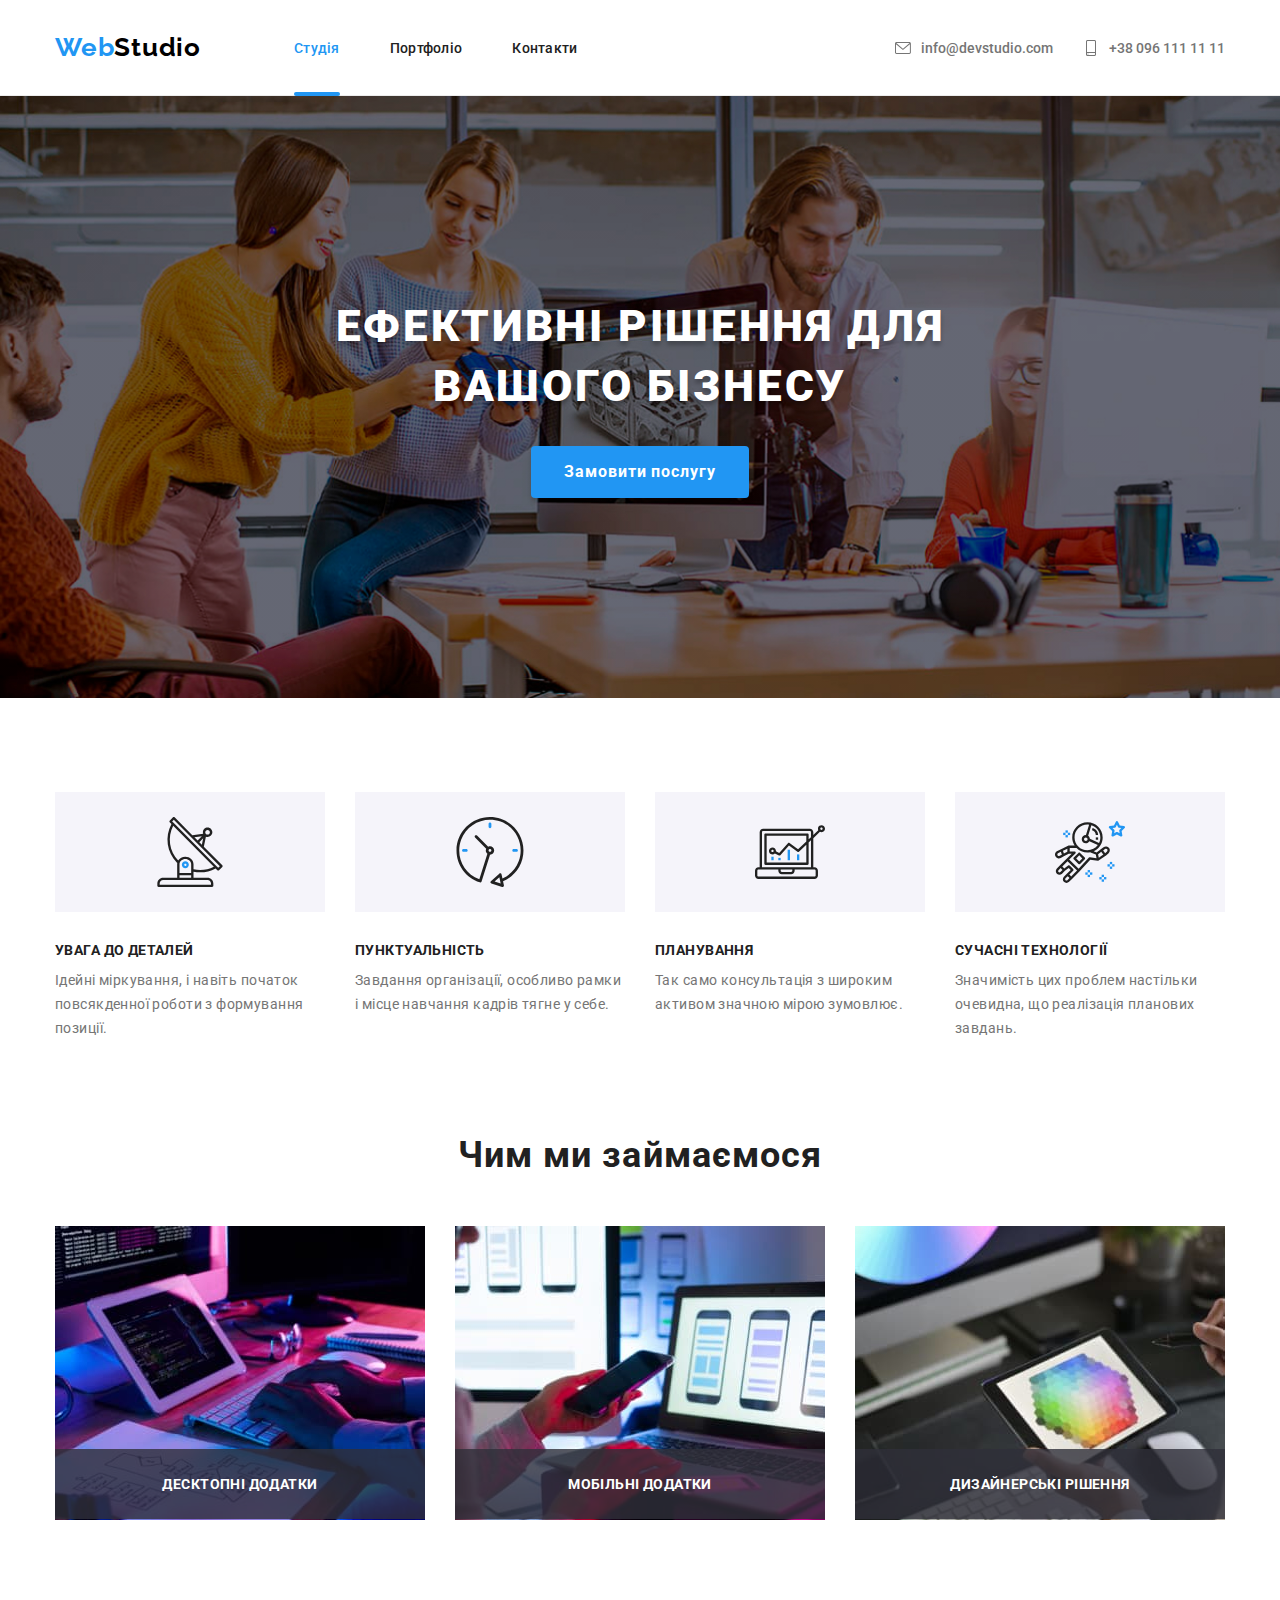
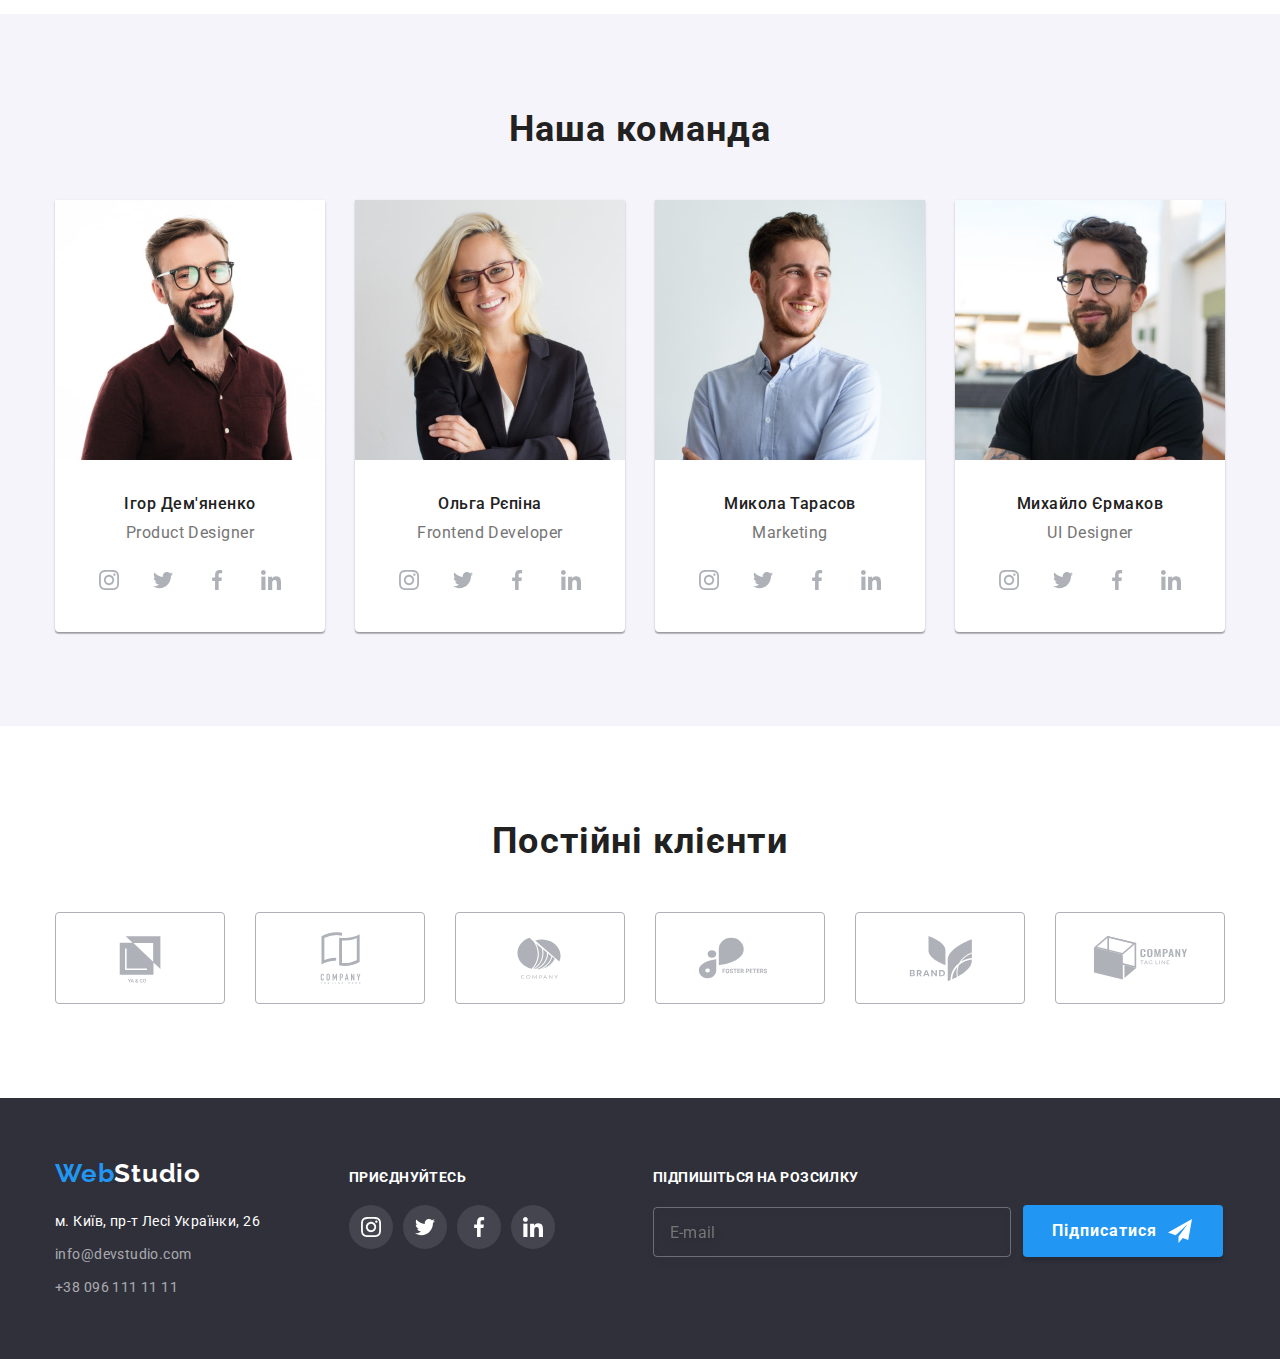
<file: index.html>
<!DOCTYPE html>
<html lang="uk">

<head>
    <meta charset="UTF-8">
    <meta http-equiv="X-UA-Compatible" content="IE=edge">
    <meta name="viewport" content="width=device-width, initial-scale=1.0">
    <title>index.html</title>
    <link rel="preconnect" href="https://fonts.googleapis.com">
    <link rel="preconnect" href="https://fonts.gstatic.com" crossorigin>
    <link
        href="https://fonts.googleapis.com/css2?family=Raleway:wght@700&family=Roboto:wght@400;500;700;900&display=swap"
        rel="stylesheet">
    <link rel="stylesheet"
        href="https://cdnjs.cloudflare.com/ajax/libs/modern-normalize/1.1.0/modern-normalize.min.css">
    <link rel="stylesheet" href="./css/main.min.css">
</head>

<body>
    <header class="page-header">
        <div class="container page-header__container">
            <nav class="page-header__nav">
                <a href="/" class="logo page-header__logo link"><span class="logo__logo-web">Web</span><span class="logo__logo-studio">Studio</span>
                </a>

                <ul class="site-nav">
                    <li class="site-nav__item"><a href="./index.html" class="site-nav__link link site-nav__link--current">Студія</a>
                    </li>
                    <li class="site-nav__item"><a href="./portfolio.html" class="site-nav__link link">Портфоліо</a></li>
                    <li class="site-nav__item"><a href="/" class="site-nav__link link">Контакти</a></li>
                </ul>
            </nav>

            <ul class="contacts-nav">
                <li class="contacts-nav__item">
                    <a href="mailto:info@devstudio.com" class="contacts-nav__link link">
                        <svg class="contacts-nav__icon">
                            <use href="./css/images/icons.svg#icon-envelope"></use>
                        </svg>
                        info@devstudio.com</a>
                </li>
                <li class="contacts-nav__item">
                    <a href="tel:+380961111111" class="contacts-nav__link link">
                        <svg class="contacts-nav__icon">
                            <use href="./css/images/icons.svg#icon-smartphone"></use>
                        </svg>
                        +38 096 111 11 11</a>
                </li>
            </ul>
        </div>

    </header>

    <main>

        <section class="main-section">
            <div class="container main-section__container">
                <h1 class="main-section__title">Ефективні рішення для <br /> вашого бізнесу</h1>
                <button type="button" class="button main-section__button" data-modal-open>Замовити послугу</button>
            </div>
        </section>


        <div class="section">
            <section class="benefits-section">
                <div class="container">
                    <!--<h2>Наші якості</h2>-->
                    <ul class="benefits-section__list">
                        <li class="benefits-section__description icon-antenna">
                            <h3 class="benefits-section__title">УВАГА ДО ДЕТАЛЕЙ</h3>
                            <p class="benefits-section__text">Ідейні міркування, і навіть початок повсякденної роботи з
                                формування
                                позиції.</p>
                        </li>
                        <li class="benefits-section__description icon-clock">
                            <h3 class="benefits-section__title">ПУНКТУАЛЬНІСТЬ</h3>
                            <p class="benefits-section__text">Завдання організації, особливо рамки і місце навчання кадрів
                                тягне у себе.</p>
                        </li>
                        <li class="benefits-section__description icon-diagram">
                            <h3 class="benefits-section__title">ПЛАНУВАННЯ</h3>
                            <p class="benefits-section__text">Так само консультація з широким активом значною мірою
                                зумовлює.</p>
                        </li>
                        <li class="benefits-section__description icon-astronaut">
                            <h3 class="benefits-section__title">СУЧАСНІ ТЕХНОЛОГІЇ</h3>
                            <p class="benefits-section__text">Значимість цих проблем настільки очевидна, що реалізація
                                планових завдань.</p>
                        </li> 

                    </ul>
                </div>
            </section>
        </div>

        <div class="section activity-section">
            <section>
                <div class="container">
                    <h2 class="activity-section__title">Чим ми займаємося</h2>
                    <ul class="activity-section__list activity-list">
                        <li class="activity-list__item">
                            <img class="activity-list__img" src="./images/code-development.jpg" alt="Розробка коду"
                                width="370" height="294">
                            <div class="activity-list__text">
                                Десктопні додатки
                            </div>
                        </li>
                        <li class="activity-list__item">
                            <img class="activity-list__img" src="./images/structuring.jpg" alt="Структуризація"
                                width="370" height="294">
                            <div class="activity-list__text">
                                Мобільні додатки
                            </div>
                        </li>
                        <li class="activity-list__item">
                            <img class="activity-list__img" src="./images/detailing.jpg" alt="Деталізація" width="370"
                                height="294">
                            <div class="activity-list__text">
                                Дизайнерські рішення
                            </div>
                        </li>
                    </ul>
                </div>
            </section>
        </div>


        <section class="team-section">
            <div class="section">
                <div class="container">
                    <h2 class="team-section__title">Наша команда</h2>

                    <ul class="team-section__list team-list">
                        <li class="team-list__card">
                            <img src="./images/ihor.jpg" alt="Ігор Дем'яненко" width="270">
                            <h3 class="team-list__title">Ігор Дем'яненко</h3>
                            <p class="team-list__text">Product Designer</p>

                            <ul class="social-media">
                                <li class="social-media__item">
                                    <a href="" class="social-media__link">
                                        <svg class="social-media__icon" width="20" height="20">
                                            <use href="./css/images/icons.svg#icon-instagram"></use>
                                        </svg>
                                    </a>
                                </li>
                                <li class="social-media__item">
                                    <a href="" class="social-media__link">
                                        <svg class="social-media__icon" width="20" height="20">
                                            <use href="./css/images/icons.svg#icon-twitter"></use>
                                        </svg>
                                    </a>
                                </li>
                                <li class="social-media__item">
                                    <a href="" class="social-media__link">
                                        <svg class="social-media__icon" width="20" height="20">
                                            <use href="./css/images/icons.svg#icon-facebook"></use>
                                        </svg>
                                    </a>
                                </li>
                                <li class="social-media__item">
                                    <a href="" class="social-media__link">
                                        <svg class="social-media__icon" width="20" height="20">
                                            <use href="./css/images/icons.svg#icon-linkedin"></use>
                                        </svg>
                                    </a>
                                </li>
                            </ul>
                        </li>

                        <li class="team-list__card">
                            <img src="./images/olha.jpg" alt="Ольга Рєпіна" width="270">
                            <h3 class="team-list__title">Ольга Рєпіна</h3>
                            <p class="team-list__text">Frontend Developer</p>
                            <ul class="social-media">
                                <li class="social-media__item">
                                    <a href="" class="social-media__link">
                                        <svg class="social-media__icon" width="20" height="20">
                                            <use href="./css/images/icons.svg#icon-instagram"></use>
                                        </svg>
                                    </a>
                                </li>
                                <li class="social-media__item">
                                    <a href="" class="social-media__link">
                                        <svg class="social-media__icon" width="20" height="20">
                                            <use href="./css/images/icons.svg#icon-twitter"></use>
                                        </svg>
                                    </a>
                                </li>
                                <li class="social-media__item">
                                    <a href="" class="social-media__link">
                                        <svg class="social-media__icon" width="20" height="20">
                                            <use href="./css/images/icons.svg#icon-facebook"></use>
                                        </svg>
                                    </a>
                                </li>
                                <li class="social-media__item">
                                    <a href="" class="social-media__link">
                                        <svg class="social-media__icon" width="20" height="20">
                                            <use href="./css/images/icons.svg#icon-linkedin"></use>
                                        </svg>
                                    </a>
                                </li>
                            </ul>
                        </li>

                        <li class="team-list__card">
                            <img src="./images/mikola.jpg" alt="Микола Тарасов" width="270">
                            <h3 class="team-list__title">Микола Тарасов</h3>
                            <p class="team-list__text">Marketing</p>
                            <ul class="social-media">
                            <li class="social-media__item">
                                <a href="" class="social-media__link">
                                    <svg class="social-media__icon" width="20" height="20">
                                            <use href="./css/images/icons.svg#icon-instagram"></use>
                                        </svg>
                                    </a>
                                </li>
                                <li class="social-media__item">
                                    <a href="" class="social-media__link">
                                        <svg class="social-media__icon" width="20" height="20">
                                            <use href="./css/images/icons.svg#icon-twitter"></use>
                                        </svg>
                                    </a>
                                </li>
                            <li class="social-media__item">
                                <a href="" class="social-media__link">
                                    <svg class="social-media__icon" width="20" height="20">
                                            <use href="./css/images/icons.svg#icon-facebook"></use>
                                        </svg>
                                    </a>
                                </li>
                                <li class="social-media__item">
                                    <a href="" class="social-media__link">
                                        <svg class="social-media__icon" width="20" height="20">
                                            <use href="./css/images/icons.svg#icon-linkedin"></use>
                                        </svg>
                                    </a>
                                </li>
                            </ul>
                        </li>

                        <li class="team-list__card">
                            <img src="./images/mihailo.jpg" alt="Михайло Єрмаков" width="270">
                            <h3 class="team-list__title">Михайло Єрмаков</h3>
                            <p class="team-list__text">UI Designer</p>
                            <ul class="social-media">
                                <li class="social-media__item">
                                    <a href="" class="social-media__link">
                                        <svg class="social-media__icon" width="20" height="20">
                                            <use href="./css/images/icons.svg#icon-instagram"></use>
                                        </svg>
                                    </a>
                                </li>
                                <li class="social-media__item">
                                    <a href="" class="social-media__link">
                                        <svg class="social-media__icon" width="20" height="20">
                                            <use href="./css/images/icons.svg#icon-twitter"></use>
                                        </svg>
                                    </a>
                                </li>
                                <li class="social-media__item">
                                    <a href="" class="social-media__link">
                                        <svg class="social-media__icon" width="20" height="20">
                                            <use href="./css/images/icons.svg#icon-facebook"></use>
                                        </svg>
                                    </a>
                                </li>
                                <li class="social-media__item">
                                    <a href="" class="social-media__link">
                                        <svg class="social-media__icon" width="20" height="20">
                                            <use href="./css/images/icons.svg#icon-linkedin"></use>
                                        </svg>
                                    </a>
                                </li>
                            </ul>
                        </li>
                    </ul>
                </div>
            </div>
        </section>

        <section class="customers-section">
            <div class="section">
                <div class="container">
                    <h2 class="customers-section__title">Постійні клієнти</h2>
                    <ul class="customers-section__list company-list">
                        <li class="company-list__item">
                            <a href="" class="company-list__link">
                                <svg class="company-list__icon" width="106" height="60">
                                    <use href="./css/images/icons.svg#icon-logo1"></use>
                                </svg>
                            </a>
                        </li>
                        <li class="company-list__item">
                            <a href="" class="company-list__link">
                                <svg class="company-list__icon" width="106" height="60">
                                    <use href="./css/images/icons.svg#icon-logo2"></use>
                                </svg>
                            </a>
                        </li>
                        <li class="company-list__item">
                            <a href="" class="company-list__link">
                                <svg class="company-list__icon" width="106" height="60">
                                    <use href="./css/images/icons.svg#icon-logo3"></use>
                                </svg>
                            </a>
                        </li>
                        <li class="company-list__item">
                            <a href="" class="company-list__link">
                                <svg class="company-list__icon" width="106" height="60">
                                    <use href="./css/images/icons.svg#icon-logo4"></use>
                                </svg>
                            </a>
                        </li>
                        <li class="company-list__item">
                            <a href="" class="company-list__link">
                                <svg class="company-list__icon" width="106" height="60">
                                    <use href="./css/images/icons.svg#icon-logo5"></use>
                                </svg>
                            </a>
                        </li>
                        <li class="company-list__item">
                            <a href="" class="company-list__link">
                                <svg class="company-list__icon" width="106" height="60">
                                    <use href="./css/images/icons.svg#icon-logo6"></use>
                                </svg>
                            </a>
                        </li>
                    </ul>
                </div>
            </div>
        </section>

    </main>


    <footer class="page-footer">
        <div class="container page-footer__container">

            <div class="page-footer__wrapper">
                <a href="/" class="logo link"><span class="logo__logo-web">Web</span><span
                        class="logo page-footer__logo-studio">Studio</span></a>

                <address>
                    <ul class="page-footer__nav footer-contacts">
                        <li class="footer-contacts__item">
                            <a href="https://goo.gl/maps/Ro1qzMZneMqqPXUc6" 
                            class="footer-contacts__link footer-contacts__link--adress link" target="_blank"
                            rel="noreferrer noopener">
                            м. Київ, пр-т Лесі Українки, 26
                            </a>
                        </li>
                        <li class="footer-contacts__item">
                            <a href="mailto:info@devstudio.com" class="footer-contacts__link link">info@devstudio.com</a>
                        </li>
                        <li class="footer-contacts__item">
                            <a href="tel:+380961111111" class="footer-contacts__link link">+38 096 111 11 11</a>
                        </li>
                    </ul>
                </address>
            </div>
            <div class="page-footer__follow">

                <p class="page-footer__title">Приєднуйтесь</p>
                <ul class="page-footer__social-list social-list">
                    <li class="social-list__item">
                        <a href="" class="social-list__link">
                            <svg class="social-link__icon" width="20" height="20">
                                <use href="./css/images/icons.svg#icon-instagram"></use>
                            </svg>
                        </a>
                    </li>
                    <li class="social-list__item">
                        <a href="" class="social-list__link">
                            <svg class="social-link__icon" width="20" height="20">
                                <use href="./css/images/icons.svg#icon-twitter"></use>
                            </svg>
                        </a>
                    </li>
                    <li class="social-list__item">
                        <a href="" class="social-list__link">
                            <svg class="social-link__icon" width="20" height="20">
                                <use href="./css/images/icons.svg#icon-facebook"></use>
                            </svg>
                        </a>
                    </li>
                    <li class="social-list__item">
                        <a href="" class="social-list__link">
                            <svg class="social-link__icon" width="20" height="20">
                                <use href="./css/images/icons.svg#icon-linkedin"></use>
                            </svg>
                        </a>
                    </li>

                </ul>
            </div>
            <div class="page-footer__sign-up">
                <p class="page-footer__title">Підпишіться на розсилку</p>
                <form name="sign-up-form" class="sign-up-form">
                    <label for="mail" id="email" class="sign-up-form__label"></label>
                    <input type="email" name="email" placeholder="E-mail" id="email-input" class="sign-up-form__input" />

                <button type="submit" class="button sign-up-form__button">Підписатися
                    <span>
                        <svg class="sign-up-form__icon" width="24" height="24">
                            <use href="./css/images/icons.svg#icon-send"></use>
                        </svg>
                    </span>
                
                </button>
                </form>

            </div>
        </div>


    </footer>

    <div class="backdrop is-hidden" data-modal>
        <div class="backdrop__modal">
            <button class="backdrop__action" data-modal-close>
                <svg class="backdrop__icon-close" width="18" height="18">
                    <use href="./css/images/icons.svg#icon-close"></use>
                </svg>

            </button>
            <form name="form-details" class="modal__form">
                <p class="modal__title">Залиште свої дані, ми вам передзвонимо</p>

                <div class="modal__input-line">
                    <label for="name" class="modal__lable">Ім'я</label>
                    <div class="modal__wrapper">
                        <input type="text" name="name" id="name" class="modal__input" />
                        <svg class="modal__icon" width="18" height="18">
                            <use href="./css/images/icons.svg#icon-person"></use>
                        </svg>
                    </div>

                </div>

                <div class="modal__input-line">
                    <label for="tel" class="modal__lable">Телефон</label>
                    <div class="modal__wrapper">
                        <input type="tel" name="tel" id="tel" class="modal__input" />
                        <svg class="modal__icon" width="18" height="18">
                            <use href="./css/images/icons.svg#icon-phone"></use>
                        </svg>
                    </div>


                </div>

                <div class="modal__input-line">
                    <label for="mail" class="modal__lable">Пошта</label>
                    <div class="modal__wrapper">
                        <input type="email" name="mail" id="mail" class="modal__input" />
                        <svg class="modal__icon" width="18" height="18">
                            <use href="./css/images/icons.svg#icon-email"></use>
                        </svg>
                    </div>

                </div>

                <div class="modal__input-line">
                    <label for="comment" class="modal__lable">Коментар</label>
                     
                    <textarea name="comment" id="comment" placeholder="Введіть текст" class="modal__textarea"></textarea>
                </div>

                <div class="modal__input-line check-line">
                    <input type="checkbox" name="checkbox-agree" id="checkbox-agree" value="agree"
                        class="visually-hidden " />
                    <label for="checkbox-agree" class="modal__checkbox-agree">

                        <span class="modal__mark">
                            <svg class="modal__check-mark" width="13" height="9">
                                <use href="./css/images/icons.svg#icon-check-mark"></use>
                            </svg>
                        </span>
                        <span>
                            Погоджуюся з розсилкою та приймаю
                            <a href="/" class="modal__link"><span>Умови договору</span></a>
                        </span>

                    </label>
                </div>




                <button type="submit" class="button modal__button">Відправити</button>
            </form>
        </div>
    </div>





    <script src="./css/js/modal.js"></script>
</body>

</html>
</file>
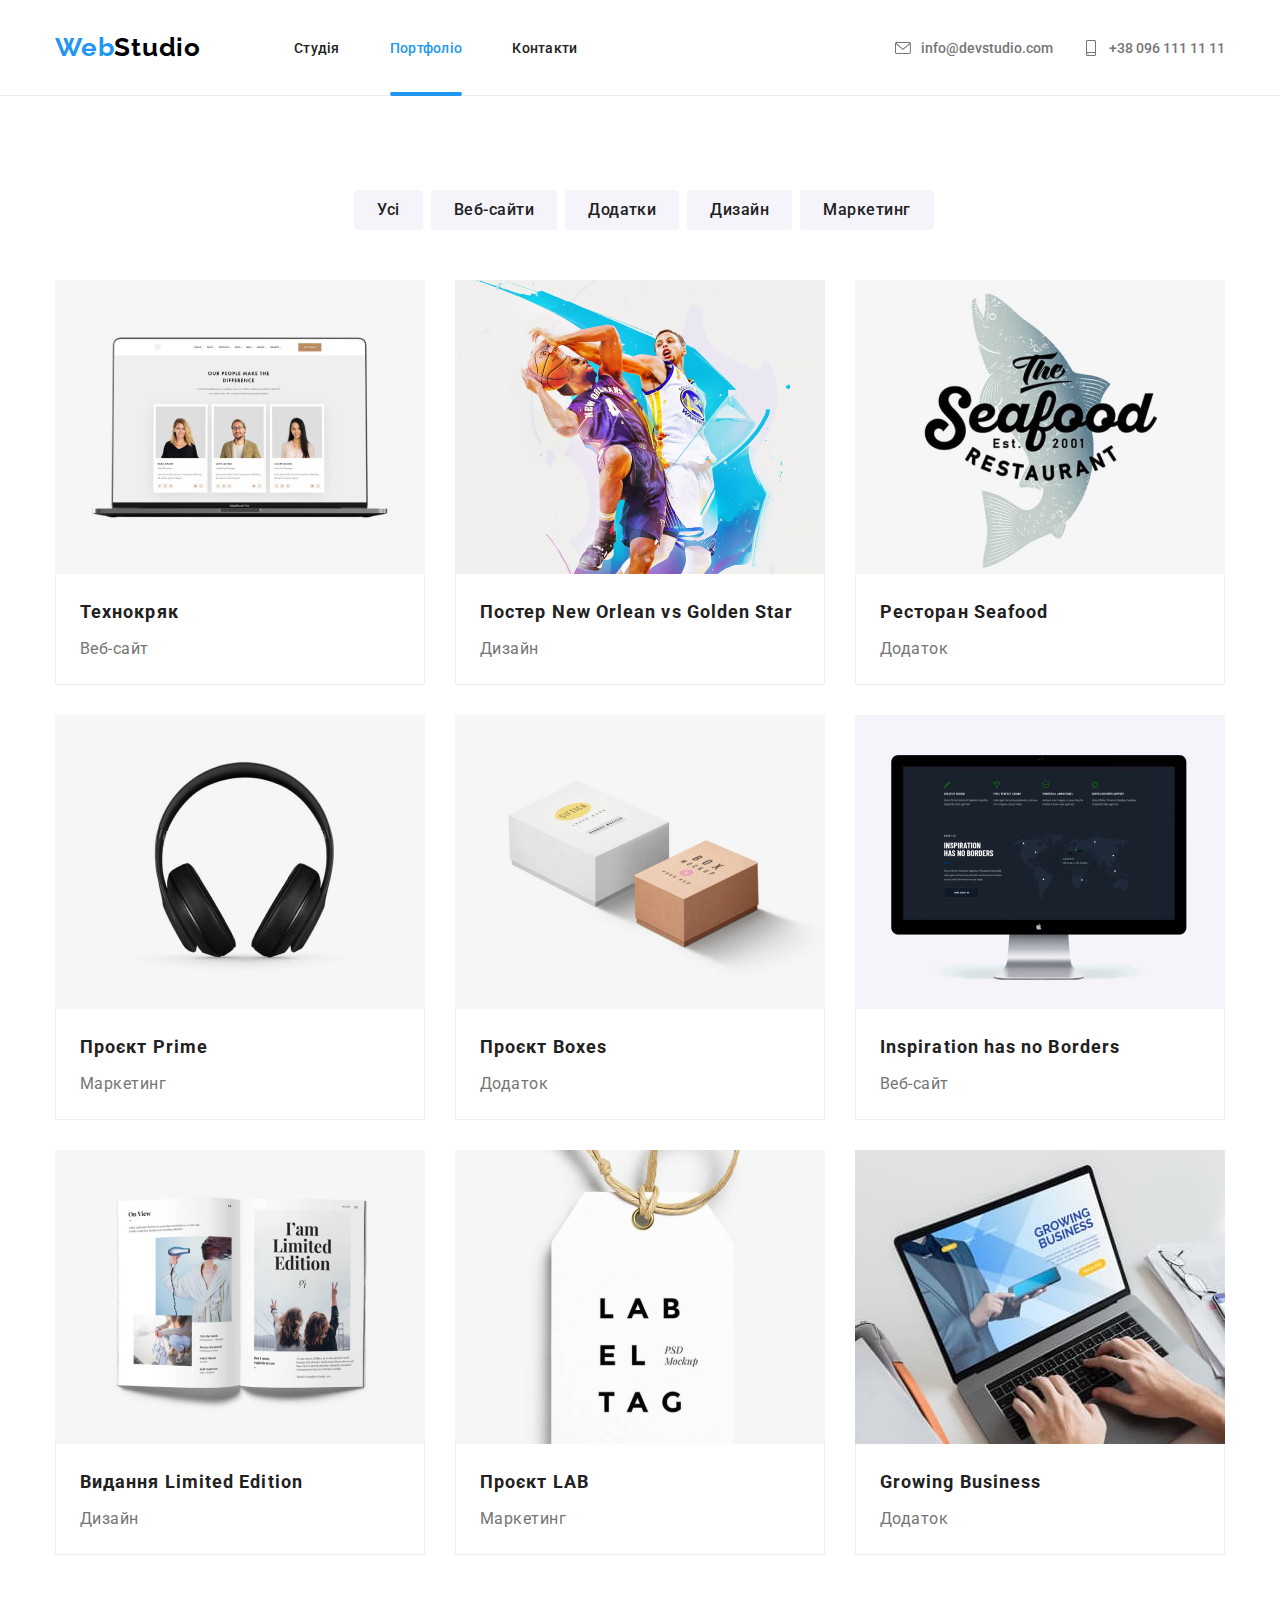
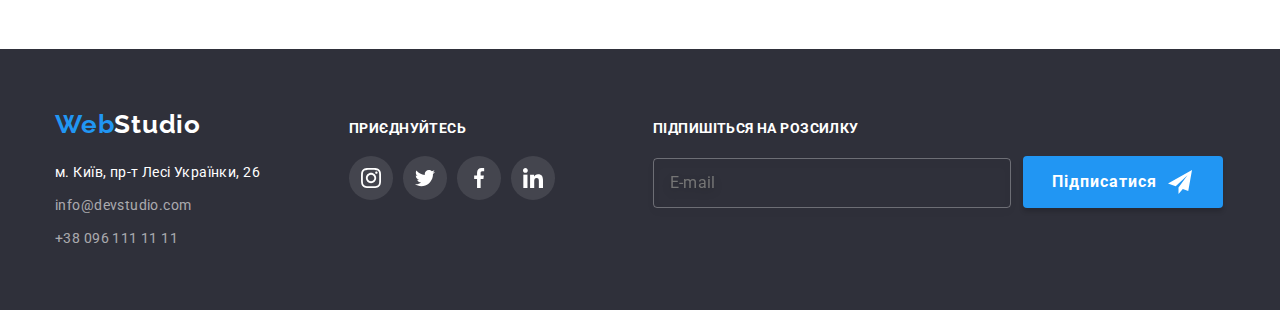
<file: portfolio.html>
<!DOCTYPE html>
<html lang="uk">

<head>
    <meta charset="UTF-8">
    <meta http-equiv="X-UA-Compatible" content="IE=edge">
    <meta name="viewport" content="width=device-width, initial-scale=1.0">
    <title>Portfolio</title>
    <link rel="preconnect" href="https://fonts.googleapis.com">
    <link rel="preconnect" href="https://fonts.gstatic.com" crossorigin>
    <link
        href="https://fonts.googleapis.com/css2?family=Raleway:wght@700&family=Roboto:wght@400;500;700;900&display=swap"
        rel="stylesheet">
    <link rel="stylesheet"
        href="https://cdnjs.cloudflare.com/ajax/libs/modern-normalize/1.1.0/modern-normalize.min.css">
    <link rel="stylesheet" href="./css/portfolio.min.css">

</head>

<body>
    <header class="page-header">
        <div class="container page-header__container">
            <nav class="page-header__nav">
                <a href="/" class="logo page-header__logo link"><span class="logo__logo-web">Web</span><span
                        class="logo__logo-studio">Studio</span>
                </a>
    
                <ul class="site-nav">
                    <li class="site-nav__item"><a href="./index.html"
                            class="site-nav__link link">Студія</a>
                    </li>
                    <li class="site-nav__item"><a href="./portfolio.html" class="site-nav__link link site-nav__link--current">Портфоліо</a></li>
                    <li class="site-nav__item"><a href="/" class="site-nav__link link">Контакти</a></li>
                </ul>
            </nav>
    
            <ul class="contacts-nav">
                <li class="contacts-nav__item">
                    <a href="mailto:info@devstudio.com" class="contacts-nav__link link">
                        <svg class="contacts-nav__icon">
                            <use href="./css/images/icons.svg#icon-envelope"></use>
                        </svg>
                        info@devstudio.com</a>
                </li>
                <li class="contacts-nav__item">
                    <a href="tel:+380961111111" class="contacts-nav__link link">
                        <svg class="contacts-nav__icon">
                            <use href="./css/images/icons.svg#icon-smartphone"></use>
                        </svg>
                        +38 096 111 11 11</a>
                </li>
            </ul>
        </div>
    
    </header>
    <main>
        <div class="section">
            <section>
                <div class="container">
                    <ul class="filter-button">
                        <li class="filter-button__item"><button type="button" class="filter-button__button">Усі</button></li>
                        <li class="filter-button__item"><button type="button" class="filter-button__button">Веб-сайти</button></li>
                        <li class="filter-button__item"><button type="button" class="filter-button__button">Додатки</button></li>
                        <li class="filter-butto__item"><button type="button" class="filter-button__button">Дизайн</button></li>
                        <li class="filter-button__item"><button type="button" class="filter-button__button">Маркетинг</button></li>
                    </ul>
                    <!--<h1>Список наших робіт</h1>-->
                    <ul class="work-list">
                        <li class="work-list__item">
                            <a href="" class="work-list__link link">
                                <div class="work-list__thumb">
                                    <img class="work-list__img" src="./css/images/laptop.jpg" alt="Технокряк" width="370"
                                        height="294">
                                    <p class="work-list__description"> Ресурс пропонує комплексні пропозиції з різним рівнем
                                        функціоналу та сервісів. Все це дозволить відвідувачу отримати
                                        вичерпні відомості про компанію чи приватну особу.
                                    </p>
                                </div>

                                <div class="work-list__text-border">
                                    <h2 class="work-list__title">Технокряк</h2>
                                    <p class="work-list__text">Веб-сайт</p>
                                </div>
                            </a>
                        </li>
                        <li class="work-list__item">
                            <a href="" class="work-list__link link">
                                <div class="work-list__thumb">
                                    <img class="work-list__img" src="./css/images/poster.jpg" alt="Постер команди" width="370"
                                        height="294">
                                    <p class="work-list__description"> Ресурс пропонує комплексні пропозиції з різним рівнем
                                        функціоналу та сервісів. Все це дозволить відвідувачу отримати
                                        вичерпні відомості про компанію чи приватну особу.
                                    </p>
                                </div>
                                <div class="work-list__text-border">
                                    <h2 class="work-list__title">Постер New Orlean vs Golden Star</h2>
                                    <p class="work-list__text">Дизайн</p>
                                </div>
                            </a>
                        </li>
                        <li class="work-list__item">
                            <a href="" class="work-list__link link">
                                <div class="work-list__thumb">
                                    <img class="work-list__img" src="./css/images/restaurant-emblem.jpg"
                                        alt="Емблема ресторану морепродуктів" width="370" height="294">
                                    <p class="work-list__description"> Ресурс пропонує комплексні пропозиції з різним рівнем
                                        функціоналу та сервісів. Все це
                                        дозволить відвідувачу отримати
                                        вичерпні відомості про компанію чи приватну особу.
                                    </p>
                                </div>


                                <div class="work-list__text-border">
                                    <h2 class="work-list__title">Ресторан Seafood</h2>
                                    <p class="work-list__text">Додаток</p>
                                </div>
                            </a>
                        </li>
                        <li class="work-list__item">
                            <a href="" class="work-list__link link">
                                <div class="work-list__thumb">
                                    <img class="work-list__img" src="./css/images/headphone.jpg" alt="Зображення навушників"
                                        width="370" height="294">
                                    <p class="work-list__description"> Ресурс пропонує комплексні пропозиції з різним рівнем
                                        функціоналу та сервісів. Все це
                                        дозволить відвідувачу отримати
                                        вичерпні відомості про компанію чи приватну особу.
                                    </p>
                                </div>


                                <div class="work-list__text-border">
                                   <h2 class="work-list__title">Проєкт Prime</h2>
                                    <p class="work-list__text">Маркетинг</p>
                                </div>
                            </a>
                        </li>
                    <li class="work-list__item">
                        <a href="" class="work-list__link link">
                            <div class="work-list__thumb">
                                <img class="work-list__img" src="./css/images/boxes.jpg" alt="Коробки" width="370"
                                        height="294">
                                    <p class="work-list__description"> Ресурс пропонує комплексні пропозиції з різним рівнем
                                        функціоналу та сервісів. Все це
                                        дозволить відвідувачу отримати
                                        вичерпні відомості про компанію чи приватну особу.
                                    </p>
                                </div>


                                <div class="work-list__text-border">
                                   <h2 class="work-list__title">Проєкт Boxes</h2>
                                    <p class="work-list__text">Додаток</p>
                                </div>
                            </a>
                        </li>
                        <li class="work-list__item">
                            <a href="" class="work-list__link link">
                                <div class="work-list__thumb">
                                    <img class="work-list__img" src="./css/images/computer.jpg" alt="Зображення комп'ютера"
                                        width="370" height="294">
                                    <p class="work-list__description"> Ресурс пропонує комплексні пропозиції з різним рівнем
                                        функціоналу та сервісів. Все це
                                        дозволить відвідувачу отримати
                                        вичерпні відомості про компанію чи приватну особу.
                                    </p>
                                </div>


                               <div class="work-list__text-border">
                                    <h2 class="work-list__title">Inspiration has no Borders</h2>
                                    <p class="work-list__text">Веб-сайт</p>
                                </div>
                            </a>
                        </li>
                        <li class="work-list__item">
                            <a href="" class="work-list__link link">
                                <div class="work-list__thumb">
                                    <img class="work-list__img" src="./css/images/magazine.jpg" alt="Журнал" width="370"
                                        height="294">
                                    <p class="work-list__description"> Ресурс пропонує комплексні пропозиції з різним рівнем
                                        функціоналу та сервісів. Все це
                                        дозволить відвідувачу отримати
                                        вичерпні відомості про компанію чи приватну особу.
                                    </p>
                                </div>


                                <div class="work-list__text-border">
                                    <h2 class="work-list__title">Видання Limited Edition</h2>
                                   <p class="work-list__text">Дизайн</p>
                                </div>
                            </a>
                        </li>
                        <li class="work-list__item">
                            <a href="" class="work-list__link link">
                                <div class="work-list__thumb">
                                    <img class="work-list__img" src="./css/images/label.jpg" alt="Лейбл" width="370"
                                        height="294">
                                    <p class="work-list__description"> Ресурс пропонує комплексні пропозиції з різним рівнем
                                        функціоналу та сервісів. Все це
                                        дозволить відвідувачу отримати
                                        вичерпні відомості про компанію чи приватну особу.
                                    </p>
                                </div>


                                <div class="work-list__text-border">
                                    <h2 class="work-list__title">Проєкт LAB</h2>
                                    <p class="work-list__text">Маркетинг</p>
                                </div>
                            </a>
                        </li>
                        <li class="work-list__item">
                            <a href="" class="work-list__link link">
                                <div class="work-list__thumb">
                                    <img class="work-list__img" src="./css/images/texting-computer.jpg"
                                        alt="Друкування на комп'ютері" width="370" height="294">
                                    <p class="work-list__description"> Ресурс пропонує комплексні пропозиції з різним рівнем
                                        функціоналу та сервісів. Все це
                                        дозволить відвідувачу отримати
                                        вичерпні відомості про компанію чи приватну особу.
                                    </p>
                                </div>


                                <div class="work-list__text-border">
                                   <h2 class="work-list__title">Growing Business</h2>
                                   <p class="work-list__text">Додаток</p>

                                </div>
                            </a>
                        </li>

                    </ul>
                </div>
            </section>
        </div>

    </main>

    <footer class="page-footer">
        <div class="container page-footer__container">
    
            <div class="page-footer__wrapper">
                <a href="/" class="logo link"><span class="logo__logo-web">Web</span><span
                        class="logo page-footer__logo-studio">Studio</span></a>
    
                <address>
                    <ul class="page-footer__nav footer-contacts">
                        <li class="footer-contacts__item">
                            <a href="https://goo.gl/maps/Ro1qzMZneMqqPXUc6"
                                class="footer-contacts__link footer-contacts__link--adress link" target="_blank"
                                rel="noreferrer noopener">
                                м. Київ, пр-т Лесі Українки, 26
                            </a>
                        </li>
                        <li class="footer-contacts__item">
                            <a href="mailto:info@devstudio.com" class="footer-contacts__link link">info@devstudio.com</a>
                        </li>
                        <li class="footer-contacts__item">
                            <a href="tel:+380961111111" class="footer-contacts__link link">+38 096 111 11 11</a>
                        </li>
                    </ul>
                </address>
            </div>
            <div class="page-footer__follow">
            
                <p class="page-footer__title">Приєднуйтесь</p>
                <ul class="page-footer__social-list social-list">
                    <li class="social-list__item">
                        <a href="" class="social-list__link">
                            <svg class="social-link__icon" width="20" height="20">
                                <use href="./css/images/icons.svg#icon-instagram"></use>
                            </svg>
                        </a>
                    </li>
                    <li class="social-list__item">
                        <a href="" class="social-list__link">
                            <svg class="social-link__icon" width="20" height="20">
                                <use href="./css/images/icons.svg#icon-twitter"></use>
                            </svg>
                        </a>
                    </li>
                    <li class="social-list__item">
                        <a href="" class="social-list__link">
                            <svg class="social-link__icon" width="20" height="20">
                                <use href="./css/images/icons.svg#icon-facebook"></use>
                            </svg>
                        </a>
                    </li>
                    <li class="social-list__item">
                        <a href="" class="social-list__link">
                            <svg class="social-link__icon" width="20" height="20">
                                <use href="./css/images/icons.svg#icon-linkedin"></use>
                            </svg>
                        </a>
                    </li>
            
                </ul>
            </div>
            <div class="page-footer__sign-up">
                <p class="page-footer__title">Підпишіться на розсилку</p>
                <form name="sign-up-form" class="sign-up-form">
                    <label for="mail" id="email" class="sign-up-form__label"></label>
                    <input type="email" name="email" placeholder="E-mail" id="email-input" class="sign-up-form__input" />
            
                    <button type="submit" class="button sign-up-form__button">Підписатися
                        <span>
                            <svg class="sign-up-form__icon" width="24" height="24">
                                <use href="./css/images/icons.svg#icon-send"></use>
                            </svg>
                        </span>
            
                    </button>
                </form>
            
            </div>
            </div>
            
            
            </footer>

</body>

</html>
</file>
<file: css/main.min.css>
html{-webkit-box-sizing:border-box;box-sizing:border-box}h1,h2,h3,h4,h5,h6,p,a{margin:0;padding:0}ul{list-style:none;padding:0;margin:0}*,*::before,*::after{-webkit-box-sizing:inherit;box-sizing:inherit}.link{text-decoration:none}body{margin:0;font-family:"Roboto",sans-serif;background-color:var(--bcg-primery-color);color:#212121}.container{margin-left:auto;margin-right:auto;width:1200px;padding-left:15px;padding-right:15px}.section{padding-bottom:94px;padding-top:94px}.visually-hidden{position:absolute;width:1px;height:1px;margin:-1px;border:0;padding:0;white-space:nowrap;-webkit-clip-path:inset(100%);clip-path:inset(100%);clip:rect(0 0 0 0);overflow:hidden}.logo{font-family:"Raleway";font-weight:700;font-size:26px;line-height:1.1923076923;letter-spacing:.03em;color:#000}.button{text-align:center;font-family:inherit;font-weight:700;font-size:16px;line-height:1.875;letter-spacing:.06em;color:#fff;background-color:#2196f3;-webkit-box-shadow:0px 4px 4px rgba(0,0,0,.15);box-shadow:0px 4px 4px rgba(0,0,0,.15);border-radius:4px;border:1px solid rgba(0,0,0,0);cursor:pointer;-webkit-transition-property:background-color;transition-property:background-color;-webkit-transition-duration:250ms;transition-duration:250ms;-webkit-transition-timing-function:cubic-bezier(0.4, 0, 0.2, 1);transition-timing-function:cubic-bezier(0.4, 0, 0.2, 1)}.backdrop{position:fixed;top:0;left:0;width:100%;height:100%;background-color:rgba(0,0,0,.2);opacity:1;-webkit-transition:opacity 250ms cubic-bezier(0.4, 0, 0.2, 1);transition:opacity 250ms cubic-bezier(0.4, 0, 0.2, 1)}.backdrop.is-hidden{opacity:0;pointer-events:none}.backdrop.is-hadden__modal{-webkit-transform:translate(-50%, -50%) scale(0.8);transform:translate(-50%, -50%) scale(0.8)}.backdrop__modal{position:absolute;top:50%;left:50%;-webkit-transform:translate(-50%, -50%) scale(1);transform:translate(-50%, -50%) scale(1);min-width:528px;min-height:581px;background-color:#fff;-webkit-box-shadow:0px 1px 3px rgba(0,0,0,.12),0px 1px 1px rgba(0,0,0,.14),0px 2px 1px rgba(0,0,0,.2);box-shadow:0px 1px 3px rgba(0,0,0,.12),0px 1px 1px rgba(0,0,0,.14),0px 2px 1px rgba(0,0,0,.2);border-radius:4px}.backdrop__action{position:absolute;display:-webkit-box;display:-ms-flexbox;display:flex;width:30px;height:30px;border:1px solid rgba(0,0,0,.1);border-radius:50%;-webkit-box-align:center;-ms-flex-align:center;align-items:center;-webkit-box-pack:center;-ms-flex-pack:center;justify-content:center;background:rgba(0,0,0,0);top:8px;right:8px;cursor:pointer;color:#000;-webkit-transition-property:color;transition-property:color;-webkit-transition-duration:250ms;transition-duration:250ms;-webkit-transition-timing-function:cubic-bezier(0.4, 0, 0.2, 1);transition-timing-function:cubic-bezier(0.4, 0, 0.2, 1)}.backdrop__action:hover{color:#2196f3}.backdrop__icon-close{fill:currentColor}.modal__form{padding:40px}.modal__title{font-weight:700;font-size:20px;line-height:calc 1.15;text-align:center;letter-spacing:.03em;color:#212121;margin-bottom:12px}.modal__input{width:100%;height:40px;margin-bottom:10px;border:1px solid rgba(33,33,33,.2);border-radius:4px;padding-left:35px;outline-style:none;color:#000;font-size:16px;margin-bottom:0;-webkit-transition-property:border-color;transition-property:border-color;-webkit-transition-duration:250ms;transition-duration:250ms;-webkit-transition-timing-function:cubic-bezier(0.4, 0, 0.2, 1);transition-timing-function:cubic-bezier(0.4, 0, 0.2, 1)}.modal__input:focus{border-color:#2196f3}.modal__input:focus+.modal__icon{color:#2196f3}.modal__wrapper{position:relative}.modal__input-line{margin-bottom:10px}.modal__input-line:last-child{margin-bottom:0}.modal__icon{position:absolute;left:15px;top:50%;-webkit-transform:translateY(-50%);transform:translateY(-50%);fill:currentColor;-webkit-transition-property:color;transition-property:color;-webkit-transition-duration:250ms;transition-duration:250ms;-webkit-transition-timing-function:cubic-bezier(0.4, 0, 0.2, 1);transition-timing-function:cubic-bezier(0.4, 0, 0.2, 1)}.modal__icon:focus{color:#2196f3}.modal__button{display:-webkit-box;display:-ms-flexbox;display:flex;padding:10px 52px;margin-left:auto;margin-right:auto}.modal__button:hover{background-color:#188ce8}.modal__lable{display:inline-block;width:100%;font-style:normal;font-weight:400;font-size:12px;line-height:calc 1.1666666667;letter-spacing:.01em;color:#757575;margin-bottom:4px}.modal__textarea{width:100%;height:138px;border:1px solid rgba(33,33,33,.2);border-radius:4px;resize:none;padding:12px 16px;font-size:16px;margin-bottom:20px}.modal__textarea::-webkit-input-placeholder{font-weight:400;font-size:12px;line-height:1.1666666667;letter-spacing:.01em;color:rgba(117,117,117,.5)}.modal__textarea::-moz-placeholder{font-weight:400;font-size:12px;line-height:1.1666666667;letter-spacing:.01em;color:rgba(117,117,117,.5)}.modal__textarea:-ms-input-placeholder{font-weight:400;font-size:12px;line-height:1.1666666667;letter-spacing:.01em;color:rgba(117,117,117,.5)}.modal__textarea::-ms-input-placeholder{font-weight:400;font-size:12px;line-height:1.1666666667;letter-spacing:.01em;color:rgba(117,117,117,.5)}.modal__textarea::placeholder{font-weight:400;font-size:12px;line-height:1.1666666667;letter-spacing:.01em;color:rgba(117,117,117,.5)}.modal__textarea:focus{border-color:#2196f3}.check-line{margin-bottom:30px;margin-left:12px;margin-right:12px}.modal__checkbox-agree{display:-webkit-box;display:-ms-flexbox;display:flex;-webkit-box-align:center;-ms-flex-align:center;align-items:center;font-weight:400;font-size:14px;line-height:calc 1.7142857143;letter-spacing:.03em;color:#757575}.modal__mark{width:16px;height:15px;border:2px solid #000;border-radius:2px;margin-right:8px;display:-webkit-box;display:-ms-flexbox;display:flex;-webkit-box-align:center;-ms-flex-align:center;align-items:center;-webkit-box-pack:center;-ms-flex-pack:center;justify-content:center;-webkit-transition-property:background-color;transition-property:background-color;-webkit-transition-duration:250ms;transition-duration:250ms;-webkit-transition-timing-function:cubic-bezier(0.4, 0, 0.2, 1);transition-timing-function:cubic-bezier(0.4, 0, 0.2, 1)}.modal__check-mark{fill:rgba(0,0,0,0)}.check-line input:checked+.modal__checkbox-agree .modal__mark{background-color:#2196f3;-webkit-transition-property:background-color;transition-property:background-color;-webkit-transition-duration:250ms;transition-duration:250ms;-webkit-transition-timing-function:cubic-bezier(0.4, 0, 0.2, 1);transition-timing-function:cubic-bezier(0.4, 0, 0.2, 1);border:none}.check-line input:checked+.modal__checkbox-agree .modal__check-mark{fill:#fff}.modal__link{color:#2196f3}.page-header__logo{margin-right:93px}.site-nav{display:-webkit-box;display:-ms-flexbox;display:flex;-webkit-box-align:center;-ms-flex-align:center;align-items:center}.page-header{border-bottom:1px solid #ececec}.logo__logo-web{color:#2196f3}.logo__logo-studio{color:#000}.page-header__container{display:-webkit-box;display:-ms-flexbox;display:flex;padding-top:32px;padding-bottom:32px}.page-header__nav{display:-webkit-box;display:-ms-flexbox;display:flex}.site-nav__item{margin-right:50px}.site-nav__item:last-child{margin-right:0}.site-nav__link{display:block;text-decoration:none;font-weight:500;font-size:14px;line-height:1.1428571429;letter-spacing:.02em;color:#212121;-webkit-transition-property:color;transition-property:color;-webkit-transition-duration:250ms;transition-duration:250ms;-webkit-transition-timing-function:cubic-bezier(0.4, 0, 0.2, 1);transition-timing-function:cubic-bezier(0.4, 0, 0.2, 1)}.site-nav__link:hover,.site-nav__link:focus{color:#2196f3}.site-nav__link--current{color:#2196f3;position:relative}.site-nav__link--current::after{content:"";position:absolute;bottom:-40px;left:0;width:100%;height:4px;border-radius:2px;background-color:#2196f3}.contacts-nav{display:-webkit-box;display:-ms-flexbox;display:flex;margin-left:auto;-webkit-box-align:center;-ms-flex-align:center;align-items:center}.contacts-nav__item{margin-right:30px}.contacts-nav__item:last-child{margin-right:0}.contacts-nav__link{font-weight:500;font-size:14px;line-height:1.1428571429;color:#757575;-webkit-transition-property:color;transition-property:color;-webkit-transition-duration:250ms;transition-duration:250ms;-webkit-transition-timing-function:cubic-bezier(0.4, 0, 0.2, 1);transition-timing-function:cubic-bezier(0.4, 0, 0.2, 1);display:-webkit-box;display:-ms-flexbox;display:flex;-webkit-box-pack:center;-ms-flex-pack:center;justify-content:center}.contacts-nav__link:hover,.contacts-nav__link:focus{color:#2196f3}.contacts-nav__icon{fill:currentColor;margin-right:10px;width:16px;height:16px}.main-section__title{margin-bottom:30px;font-weight:900;font-size:44px;line-height:1.3636363636;letter-spacing:.06em;text-transform:uppercase;color:#fff;text-shadow:0px 4px 4px rgba(0,0,0,.25)}.main-section__container{text-align:center}.main-section{padding-bottom:200px;padding-top:200px;max-width:1600px;margin-left:auto;margin-right:auto;background-image:-webkit-gradient(linear, left top, right top, from(rgba(0, 0, 0, 0.25)), to(rgba(0, 0, 0, 0.25))),url("../css/images/overlay-img.jpg");background-image:linear-gradient(to right, rgba(0, 0, 0, 0.25), rgba(0, 0, 0, 0.25)),url("../css/images/overlay-img.jpg");background-size:cover;background-repeat:no-repeat;background-position:center;background-color:#2f303a}.main-section__button{display:inline-block;min-width:216px;padding:10px 32px}.main-section__button:hover,.main-section__button:focus{background-color:#188ce8}.benefits-section__list{display:-webkit-box;display:-ms-flexbox;display:flex;-ms-flex-wrap:wrap;flex-wrap:wrap;gap:30px}.benefits-section__description{-ms-flex-preferred-size:calc((100% - 90px)/4);flex-basis:calc((100% - 90px)/4)}.benefits-section__description:nth-child(4n){margin-right:0}.benefits-section__description::before{content:"";display:block;height:120px;background-position:center;background-repeat:no-repeat;background-color:#f5f4fa}.benefits-section__description.icon-antenna::before{background-image:url("../css/images/antenna.svg");margin-bottom:30px}.benefits-section__description.icon-clock::before{background-image:url("../css/images/clock.svg");margin-bottom:30px}.benefits-section__description.icon-diagram::before{background-image:url("../css/images/diagram.svg");margin-bottom:30px}.benefits-section__description.icon-astronaut::before{background-image:url("../css/images/astronaut.svg");margin-bottom:30px}.benefits-section__title{margin-bottom:10px;font-weight:700;font-size:14px;line-height:1.1428571429;letter-spacing:.03em;text-transform:uppercase;color:#212121}.benefits-section__text{font-weight:400;font-size:14px;line-height:1.7142857143;letter-spacing:.03em;color:#757575}.activity-section{padding-top:0}.activity-section__title{font-weight:700;font-size:36px;line-height:1.1666666667;letter-spacing:.03em;text-align:center;color:#212121;margin-bottom:50px}.activity-list__img{display:block}.activity-list{display:-webkit-box;display:-ms-flexbox;display:flex;position:relative}.activity-list__text{background-color:rgba(47,48,58,.8);position:absolute;top:223px;font-family:"Roboto";font-weight:700;font-size:14px;line-height:1.1428571429;text-align:center;letter-spacing:.03em;text-transform:uppercase;color:#fff;width:370px;height:70px;padding-top:27px}.activity-list__item{margin-right:30px}.activity-list__item:last-child{margin-right:0}.team-section{background-color:#f5f4fa}.team-section__title{font-weight:700;font-size:36px;line-height:42px;text-align:center;letter-spacing:.03em;margin-bottom:50px}.team-list{display:-webkit-box;display:-ms-flexbox;display:flex}.team-list__title{margin-bottom:10px;margin-top:30px;font-weight:500;font-size:16px;line-height:1.1875;letter-spacing:.03em;color:#212121;text-align:center}.team-list__text{margin-bottom:16px;font-weight:400;font-size:16px;line-height:1.1875;letter-spacing:.03em;color:#757575;text-align:center}.team-list__card{margin-right:30px;background-color:#fff;-webkit-box-shadow:0px 1px 3px rgba(0,0,0,.12),0px 1px 1px rgba(0,0,0,.14),0px 2px 1px rgba(0,0,0,.2);box-shadow:0px 1px 3px rgba(0,0,0,.12),0px 1px 1px rgba(0,0,0,.14),0px 2px 1px rgba(0,0,0,.2);border-radius:0px 0px 4px 4px}.team-list__card:last-child{margin-right:0}.social-media{display:-webkit-box;display:-ms-flexbox;display:flex;-webkit-box-pack:center;-ms-flex-pack:center;justify-content:center;margin-bottom:30px}.social-media__item{width:44px;height:44px;margin-right:10px}.social-media__item:last-child{margin-right:0}.social-media__link{width:100%;height:100%;display:-webkit-box;display:-ms-flexbox;display:flex;-webkit-box-pack:center;-ms-flex-pack:center;justify-content:center;-webkit-box-align:center;-ms-flex-align:center;align-items:center;border-radius:50%;color:#afb1b8;-webkit-transition-property:background-color,color;transition-property:background-color,color;-webkit-transition-duration:250ms;transition-duration:250ms;-webkit-transition-timing-function:cubic-bezier(0.4, 0, 0.2, 1);transition-timing-function:cubic-bezier(0.4, 0, 0.2, 1)}.social-media__link:hover,.social-media__link:focus{background-color:#2196f3}.social-media__icon{fill:currentColor}.social-media__link:hover .social-media__icon,.social-media__link:focus .social-media__icon{fill:#fff}.customers-section__title{font-weight:700;font-size:36px;line-height:1.1666666667;text-align:center;letter-spacing:.03em;color:#212121;margin-bottom:50px}.company-list{display:-webkit-box;display:-ms-flexbox;display:flex}.company-list__item{margin-right:30px}.company-list__item:last-child{margin-right:0}.company-list__link{border:1px solid #afb1b8;border-radius:4px;padding:16px 32px;display:block;width:170px;height:92px;color:#afb1b8;-webkit-transition-property:background-color color;transition-property:background-color color;-webkit-transition-duration:250ms;transition-duration:250ms;-webkit-transition-timing-function:cubic-bezier(0.4, 0, 0.2, 1);transition-timing-function:cubic-bezier(0.4, 0, 0.2, 1)}.company-list__link:hover,.company-list__link:focus{border:1px solid #2196f3;color:#2196f3}.company-list__icon{fill:currentColor}.company-list__link:hover .company-list__icon{fill:#2196f3}footer{background-color:#2f303a}.page-footer__logo-studio{color:#fff}.page-footer__container{display:-webkit-box;display:-ms-flexbox;display:flex;-webkit-box-align:baseline;-ms-flex-align:baseline;align-items:baseline;padding-top:60px}.footer-contacts__link{font-style:normal;font-weight:400;font-size:14px;line-height:1.7142857143;letter-spacing:.03em;color:rgba(255,255,255,.6);-webkit-transition-property:color;transition-property:color;-webkit-transition-duration:250ms;transition-duration:250ms;-webkit-transition-timing-function:cubic-bezier(0.4, 0, 0.2, 1);transition-timing-function:cubic-bezier(0.4, 0, 0.2, 1)}.footer-contacts__link:hover,.footer-contacts__link:focus{color:#2196f3}.footer-contacts__link--adress{color:#fff}.footer-contacts{margin-top:20px;padding-bottom:60px}.footer-contacts__item{margin-bottom:9px}.footer-contacts__item:last-child{margin-bottom:0}.page-footer__wrapper{margin-right:89px}.social-list{display:-webkit-box;display:-ms-flexbox;display:flex}.social-list__item{width:44px;height:44px;margin-right:10px}.social-list__item:last-child{margin-right:0}.social-list__link{width:100%;height:100%;display:-webkit-box;display:-ms-flexbox;display:flex;-webkit-box-align:center;-ms-flex-align:center;align-items:center;-webkit-box-pack:center;-ms-flex-pack:center;justify-content:center;border-radius:50%;background:rgba(255,255,255,.1);color:#fff;-webkit-transition-property:color background-color;transition-property:color background-color;-webkit-transition-duration:250ms;transition-duration:250ms;-webkit-transition-timing-function:cubic-bezier(0.4, 0, 0.2, 1);transition-timing-function:cubic-bezier(0.4, 0, 0.2, 1)}.social-list__link:hover,.social-list__link:focus{background-color:#2196f3}.social-link__icon{fill:currentColor}.page-footer__title{font-family:"Roboto";font-style:normal;font-weight:700;font-size:14px;line-height:1.1428571429;letter-spacing:.03em;text-transform:uppercase;color:#fff;margin-bottom:20px}.page-footer__sign-up{margin-left:98px}.sign-up-form{-webkit-box-align:end;-ms-flex-align:end;align-items:flex-end;-webkit-box-pack:end;-ms-flex-pack:end;justify-content:flex-end;display:-webkit-box;display:-ms-flexbox;display:flex}.sign-up-form__input{background-color:rgba(0,0,0,0);border-radius:4px;border:1px solid rgba(255,255,255,.3);-webkit-filter:drop-shadow(0px 4px 4px rgba(0, 0, 0, 0.15));filter:drop-shadow(0px 4px 4px rgba(0, 0, 0, 0.15));font-size:16px;line-height:calc 1.25;letter-spacing:.01em;color:#fff;width:358px;height:50px;outline:none;padding-left:16px;margin-right:12px;-webkit-transition-property:border-color;transition-property:border-color;-webkit-transition-duration:250ms;transition-duration:250ms;-webkit-transition-timing-function:cubic-bezier(0.4, 0, 0.2, 1);transition-timing-function:cubic-bezier(0.4, 0, 0.2, 1)}.sign-up-form__input:focus{border-color:#2196f3}.sign-up-form__inputplaceholder{font-size:16px;line-height:1.25;letter-spacing:.03em;color:rgba(255,255,255,.6)}.sign-up-form__button{position:relative;display:-webkit-box;display:-ms-flexbox;display:flex;min-width:200px;padding:10px 28px}.sign-up-form__button:hover{background-color:#188ce8}.sign-up-form__icon{position:absolute;fill:#fff;top:50%;-webkit-transform:translateY(-50%);transform:translateY(-50%);right:30px}/*# sourceMappingURL=main.min.css.map */
</file>
<file: css/portfolio.min.css>
html{-webkit-box-sizing:border-box;box-sizing:border-box}h1,h2,h3,h4,h5,h6,p,a{margin:0;padding:0}ul{list-style:none;padding:0;margin:0}*,*::before,*::after{-webkit-box-sizing:inherit;box-sizing:inherit}.link{text-decoration:none}body{margin:0;font-family:"Roboto",sans-serif;background-color:var(--bcg-primery-color);color:#212121}.container{margin-left:auto;margin-right:auto;width:1200px;padding-left:15px;padding-right:15px}.section{padding-bottom:94px;padding-top:94px}.visually-hidden{position:absolute;width:1px;height:1px;margin:-1px;border:0;padding:0;white-space:nowrap;-webkit-clip-path:inset(100%);clip-path:inset(100%);clip:rect(0 0 0 0);overflow:hidden}.logo{font-family:"Raleway";font-weight:700;font-size:26px;line-height:1.1923076923;letter-spacing:.03em;color:#000}.button{text-align:center;font-family:inherit;font-weight:700;font-size:16px;line-height:1.875;letter-spacing:.06em;color:#fff;background-color:#2196f3;-webkit-box-shadow:0px 4px 4px rgba(0,0,0,.15);box-shadow:0px 4px 4px rgba(0,0,0,.15);border-radius:4px;border:1px solid rgba(0,0,0,0);cursor:pointer;-webkit-transition-property:background-color;transition-property:background-color;-webkit-transition-duration:250ms;transition-duration:250ms;-webkit-transition-timing-function:cubic-bezier(0.4, 0, 0.2, 1);transition-timing-function:cubic-bezier(0.4, 0, 0.2, 1)}.page-header__logo{margin-right:93px}.site-nav{display:-webkit-box;display:-ms-flexbox;display:flex;-webkit-box-align:center;-ms-flex-align:center;align-items:center}.page-header{border-bottom:1px solid #ececec}.logo__logo-web{color:#2196f3}.logo__logo-studio{color:#000}.page-header__container{display:-webkit-box;display:-ms-flexbox;display:flex;padding-top:32px;padding-bottom:32px}.page-header__nav{display:-webkit-box;display:-ms-flexbox;display:flex}.site-nav__item{margin-right:50px}.site-nav__item:last-child{margin-right:0}.site-nav__link{display:block;text-decoration:none;font-weight:500;font-size:14px;line-height:1.1428571429;letter-spacing:.02em;color:#212121;-webkit-transition-property:color;transition-property:color;-webkit-transition-duration:250ms;transition-duration:250ms;-webkit-transition-timing-function:cubic-bezier(0.4, 0, 0.2, 1);transition-timing-function:cubic-bezier(0.4, 0, 0.2, 1)}.site-nav__link:hover,.site-nav__link:focus{color:#2196f3}.site-nav__link--current{color:#2196f3;position:relative}.site-nav__link--current::after{content:"";position:absolute;bottom:-40px;left:0;width:100%;height:4px;border-radius:2px;background-color:#2196f3}.contacts-nav{display:-webkit-box;display:-ms-flexbox;display:flex;margin-left:auto;-webkit-box-align:center;-ms-flex-align:center;align-items:center}.contacts-nav__item{margin-right:30px}.contacts-nav__item:last-child{margin-right:0}.contacts-nav__link{font-weight:500;font-size:14px;line-height:1.1428571429;color:#757575;-webkit-transition-property:color;transition-property:color;-webkit-transition-duration:250ms;transition-duration:250ms;-webkit-transition-timing-function:cubic-bezier(0.4, 0, 0.2, 1);transition-timing-function:cubic-bezier(0.4, 0, 0.2, 1);display:-webkit-box;display:-ms-flexbox;display:flex;-webkit-box-pack:center;-ms-flex-pack:center;justify-content:center}.contacts-nav__link:hover,.contacts-nav__link:focus{color:#2196f3}.contacts-nav__icon{fill:currentColor;margin-right:10px;width:16px;height:16px}footer{background-color:#2f303a}.page-footer__logo-studio{color:#fff}.page-footer__container{display:-webkit-box;display:-ms-flexbox;display:flex;-webkit-box-align:baseline;-ms-flex-align:baseline;align-items:baseline;padding-top:60px}.footer-contacts__link{font-style:normal;font-weight:400;font-size:14px;line-height:1.7142857143;letter-spacing:.03em;color:rgba(255,255,255,.6);-webkit-transition-property:color;transition-property:color;-webkit-transition-duration:250ms;transition-duration:250ms;-webkit-transition-timing-function:cubic-bezier(0.4, 0, 0.2, 1);transition-timing-function:cubic-bezier(0.4, 0, 0.2, 1)}.footer-contacts__link:hover,.footer-contacts__link:focus{color:#2196f3}.footer-contacts__link--adress{color:#fff}.footer-contacts{margin-top:20px;padding-bottom:60px}.footer-contacts__item{margin-bottom:9px}.footer-contacts__item:last-child{margin-bottom:0}.page-footer__wrapper{margin-right:89px}.social-list{display:-webkit-box;display:-ms-flexbox;display:flex}.social-list__item{width:44px;height:44px;margin-right:10px}.social-list__item:last-child{margin-right:0}.social-list__link{width:100%;height:100%;display:-webkit-box;display:-ms-flexbox;display:flex;-webkit-box-align:center;-ms-flex-align:center;align-items:center;-webkit-box-pack:center;-ms-flex-pack:center;justify-content:center;border-radius:50%;background:rgba(255,255,255,.1);color:#fff;-webkit-transition-property:color background-color;transition-property:color background-color;-webkit-transition-duration:250ms;transition-duration:250ms;-webkit-transition-timing-function:cubic-bezier(0.4, 0, 0.2, 1);transition-timing-function:cubic-bezier(0.4, 0, 0.2, 1)}.social-list__link:hover,.social-list__link:focus{background-color:#2196f3}.social-link__icon{fill:currentColor}.page-footer__title{font-family:"Roboto";font-style:normal;font-weight:700;font-size:14px;line-height:1.1428571429;letter-spacing:.03em;text-transform:uppercase;color:#fff;margin-bottom:20px}.page-footer__sign-up{margin-left:98px}.sign-up-form{-webkit-box-align:end;-ms-flex-align:end;align-items:flex-end;-webkit-box-pack:end;-ms-flex-pack:end;justify-content:flex-end;display:-webkit-box;display:-ms-flexbox;display:flex}.sign-up-form__input{background-color:rgba(0,0,0,0);border-radius:4px;border:1px solid rgba(255,255,255,.3);-webkit-filter:drop-shadow(0px 4px 4px rgba(0, 0, 0, 0.15));filter:drop-shadow(0px 4px 4px rgba(0, 0, 0, 0.15));font-size:16px;line-height:calc 1.25;letter-spacing:.01em;color:#fff;width:358px;height:50px;outline:none;padding-left:16px;margin-right:12px;-webkit-transition-property:border-color;transition-property:border-color;-webkit-transition-duration:250ms;transition-duration:250ms;-webkit-transition-timing-function:cubic-bezier(0.4, 0, 0.2, 1);transition-timing-function:cubic-bezier(0.4, 0, 0.2, 1)}.sign-up-form__input:focus{border-color:#2196f3}.sign-up-form__inputplaceholder{font-size:16px;line-height:1.25;letter-spacing:.03em;color:rgba(255,255,255,.6)}.sign-up-form__button{position:relative;display:-webkit-box;display:-ms-flexbox;display:flex;min-width:200px;padding:10px 28px}.sign-up-form__button:hover{background-color:#188ce8}.sign-up-form__icon{position:absolute;fill:#fff;top:50%;-webkit-transform:translateY(-50%);transform:translateY(-50%);right:30px}.filter-button{margin-bottom:50px;display:-webkit-box;display:-ms-flexbox;display:flex;-webkit-box-pack:center;-ms-flex-pack:center;justify-content:center}.filter-button__button{display:inline-block;border-radius:4px;border:1px solid rgba(0,0,0,0);padding:6px 22px;margin-left:8px;text-align:center;font-family:inherit;font-weight:500;font-size:16px;line-height:1.625;letter-spacing:.03em;color:#212121;background-color:#f5f4fa;cursor:pointer;-webkit-transition-property:background-color color;transition-property:background-color color;-webkit-transition-duration:250ms;transition-duration:250ms;-webkit-transition-timing-function:cubic-bezier(0.4, 0, 0.2, 1);transition-timing-function:cubic-bezier(0.4, 0, 0.2, 1)}.filter-button__button:hover,.filter-button__button:focus{background-color:#2196f3;color:#fff;-webkit-box-shadow:0px 3px 1px rgba(0,0,0,.1),0px 1px 2px rgba(0,0,0,.08),0px 2px 2px rgba(0,0,0,.12);box-shadow:0px 3px 1px rgba(0,0,0,.1),0px 1px 2px rgba(0,0,0,.08),0px 2px 2px rgba(0,0,0,.12)}.work-list{display:-webkit-box;display:-ms-flexbox;display:flex;-ms-flex-wrap:wrap;flex-wrap:wrap;gap:30px}.work-list__item{-ms-flex-preferred-size:calc((100% - 60px)/3);flex-basis:calc((100% - 60px)/3);-webkit-transition:-webkit-box-shadow 250ms cubic-bezier(0.4, 0, 0.2, 1);transition:-webkit-box-shadow 250ms cubic-bezier(0.4, 0, 0.2, 1);transition:box-shadow 250ms cubic-bezier(0.4, 0, 0.2, 1);transition:box-shadow 250ms cubic-bezier(0.4, 0, 0.2, 1), -webkit-box-shadow 250ms cubic-bezier(0.4, 0, 0.2, 1)}.work-list__item:nth-child(3n){margin-right:0}.work-list__item:nth-last-child(-n+3){margin-bottom:0}.work-list__thumb{position:relative;overflow:hidden}.work-list__description{position:absolute;top:0;left:0;width:100%;height:100%;font-size:18px;line-height:1.5555555556;letter-spacing:.03em;padding:63px 24px;color:#fff;background-color:rgba(33,150,243,.9);-webkit-transform:translateY(100%);transform:translateY(100%);-webkit-transition:-webkit-transform 250ms cubic-bezier(0.4, 0, 0.2, 1);transition:-webkit-transform 250ms cubic-bezier(0.4, 0, 0.2, 1);transition:transform 250ms cubic-bezier(0.4, 0, 0.2, 1);transition:transform 250ms cubic-bezier(0.4, 0, 0.2, 1), -webkit-transform 250ms cubic-bezier(0.4, 0, 0.2, 1)}.work-list__link{display:block}.work-list__link:hover,.work-list__link:focus{-webkit-box-shadow:0px 1px 1px rgba(0,0,0,.12),0px 4px 4px rgba(0,0,0,.06),1px 4px 6px rgba(0,0,0,.16);box-shadow:0px 1px 1px rgba(0,0,0,.12),0px 4px 4px rgba(0,0,0,.06),1px 4px 6px rgba(0,0,0,.16)}.work-list__link:hover .work-list__description,.work-list__link:focus .work-list__description{-webkit-transform:translateY(0);transform:translateY(0)}.work-list__text-border{padding-top:20px;border-bottom:1px solid #eee;border-left:1px solid #eee;border-right:1px solid #eee}.work-list__img{display:block;width:100%;height:auto}.work-list__title{margin-bottom:4px;margin-right:24px;margin-left:24px;font-weight:700;font-size:18px;line-height:2;letter-spacing:.06em;color:#212121;text-decoration:none}.work-list__text{margin-bottom:20px;margin-right:24px;margin-left:24px;font-weight:400;font-size:16px;line-height:1.875;letter-spacing:.03em;color:#757575}/*# sourceMappingURL=portfolio.min.css.map */
</file>
